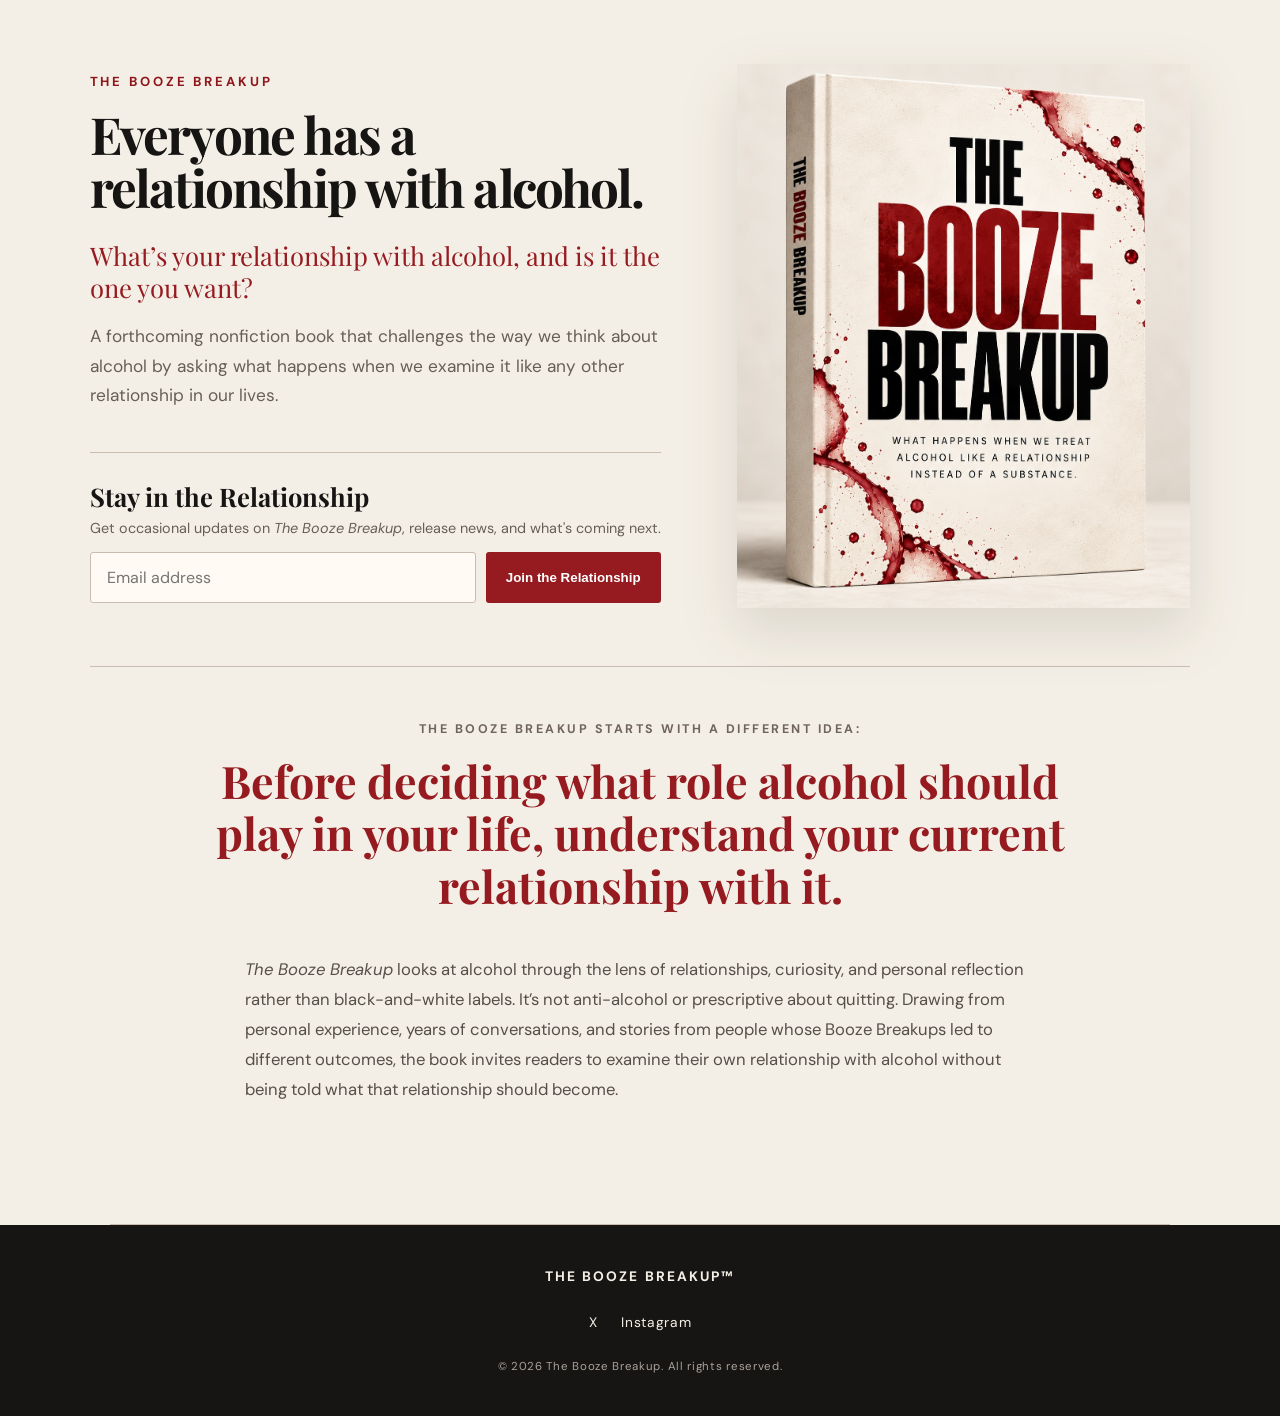
<file: index.html>
<!doctype html>
<html lang="en">
<head>
  <meta charset="utf-8">
  <meta name="viewport" content="width=device-width,initial-scale=1">
  <meta name="description" content="The Booze Breakup - What Happens When We Treat Alcohol Like a Relationship Instead of a Substance">
  <title>The Booze Breakup</title>
  <link rel="preconnect" href="https://fonts.googleapis.com">
  <link rel="preconnect" href="https://fonts.gstatic.com" crossorigin>
  <link href="https://fonts.googleapis.com/css2?family=DM+Sans:wght@400;500;600;700&family=Playfair+Display:ital,wght@0,600;1,600&display=swap" rel="stylesheet">
  <link rel="icon" type="image/png" href="favicon.png">
  <link rel="stylesheet" href="styles.css?v=20260925-1950">
</head>
<body>
  <main>
    <section class="hero">
      <div class="copy">
        <div class="eyebrow">THE BOOZE BREAKUP</div>
        <h1>Everyone has a relationship with alcohol.</h1>
        <p class="hero-question">What’s your relationship with alcohol, and is it the one you want?</p>
        <p class="dek">A forthcoming nonfiction book that challenges the way we think about alcohol by asking what happens when we examine it like any other relationship in our lives.</p>

        <div class="signup signup-desktop">
          <h2>Stay in the Relationship</h2>
          <p>Get occasional updates on <em>The Booze Breakup</em>, release news, and what's coming next.</p>
          <form class="signup-form" action="https://assets.mailerlite.com/jsonp/2660817/forms/199604704153437531/subscribe" method="post">
            <input type="email" name="fields[email]" placeholder="Email address" aria-label="Email address" required>
            <input type="hidden" name="ml-submit" value="1">
            <input type="hidden" name="anticsrf" value="true">
            <button type="submit">Join the Relationship</button>
          </form>
        </div>
      </div>

      <div class="bookwrap">
        <img src="book.jpg" alt="The Booze Breakup book concept">
      </div>
    </section>

    <section class="about">
      <div class="about-kicker">THE BOOZE BREAKUP STARTS WITH A DIFFERENT IDEA:</div>
      <h2>Before deciding what role alcohol should play in your life, understand your current relationship with it.</h2>
      <div class="bodycopy">
        <p><em>The Booze Breakup</em> looks at alcohol through the lens of relationships, curiosity, and personal reflection rather than black-and-white labels. It’s not anti-alcohol or prescriptive about quitting. Drawing from personal experience, years of conversations, and stories from people whose Booze Breakups led to different outcomes, the book invites readers to examine their own relationship with alcohol without being told what that relationship should become.</p>
      </div>
    </section>
  </main>

  <section class="mobile-signup-section" aria-label="Email updates">
    <div class="signup">
      <h2>Stay in the Relationship</h2>
      <p>Get occasional updates on <em>The Booze Breakup</em>, release news, and what's coming next.</p>
      <form class="signup-form" action="https://assets.mailerlite.com/jsonp/2660817/forms/199604704153437531/subscribe" method="post">
        <input type="email" name="fields[email]" placeholder="Email address" aria-label="Email address" required>
        <input type="hidden" name="ml-submit" value="1">
        <input type="hidden" name="anticsrf" value="true">
        <button type="submit">Join the Relationship</button>
      </form>
    </div>
  </section>


  <footer>
    <div>THE BOOZE BREAKUP™</div>
    <nav><a href="https://x.com/theboozebreakup">X</a><a href="https://www.instagram.com/theboozebreakup">Instagram</a></nav>
    <small>© 2026 The Booze Breakup. All rights reserved.</small>
  </footer>

  <script>
    document.querySelectorAll('.signup-form').forEach(function (signupForm) {
      signupForm.addEventListener('submit', async function (event) {
        event.preventDefault();
        const button = signupForm.querySelector('button[type="submit"]');
        button.disabled = true;
        button.textContent = 'Joining...';
        try {
          await fetch(signupForm.action, {
            method: 'POST',
            body: new FormData(signupForm),
            mode: 'no-cors'
          });
          window.location.href = '/success.html';
        } catch (error) {
          button.disabled = false;
          button.textContent = 'Join the Relationship';
          alert('Something went wrong. Please try again.');
        }
      });
    });
  </script>
</body>
</html>
</file>
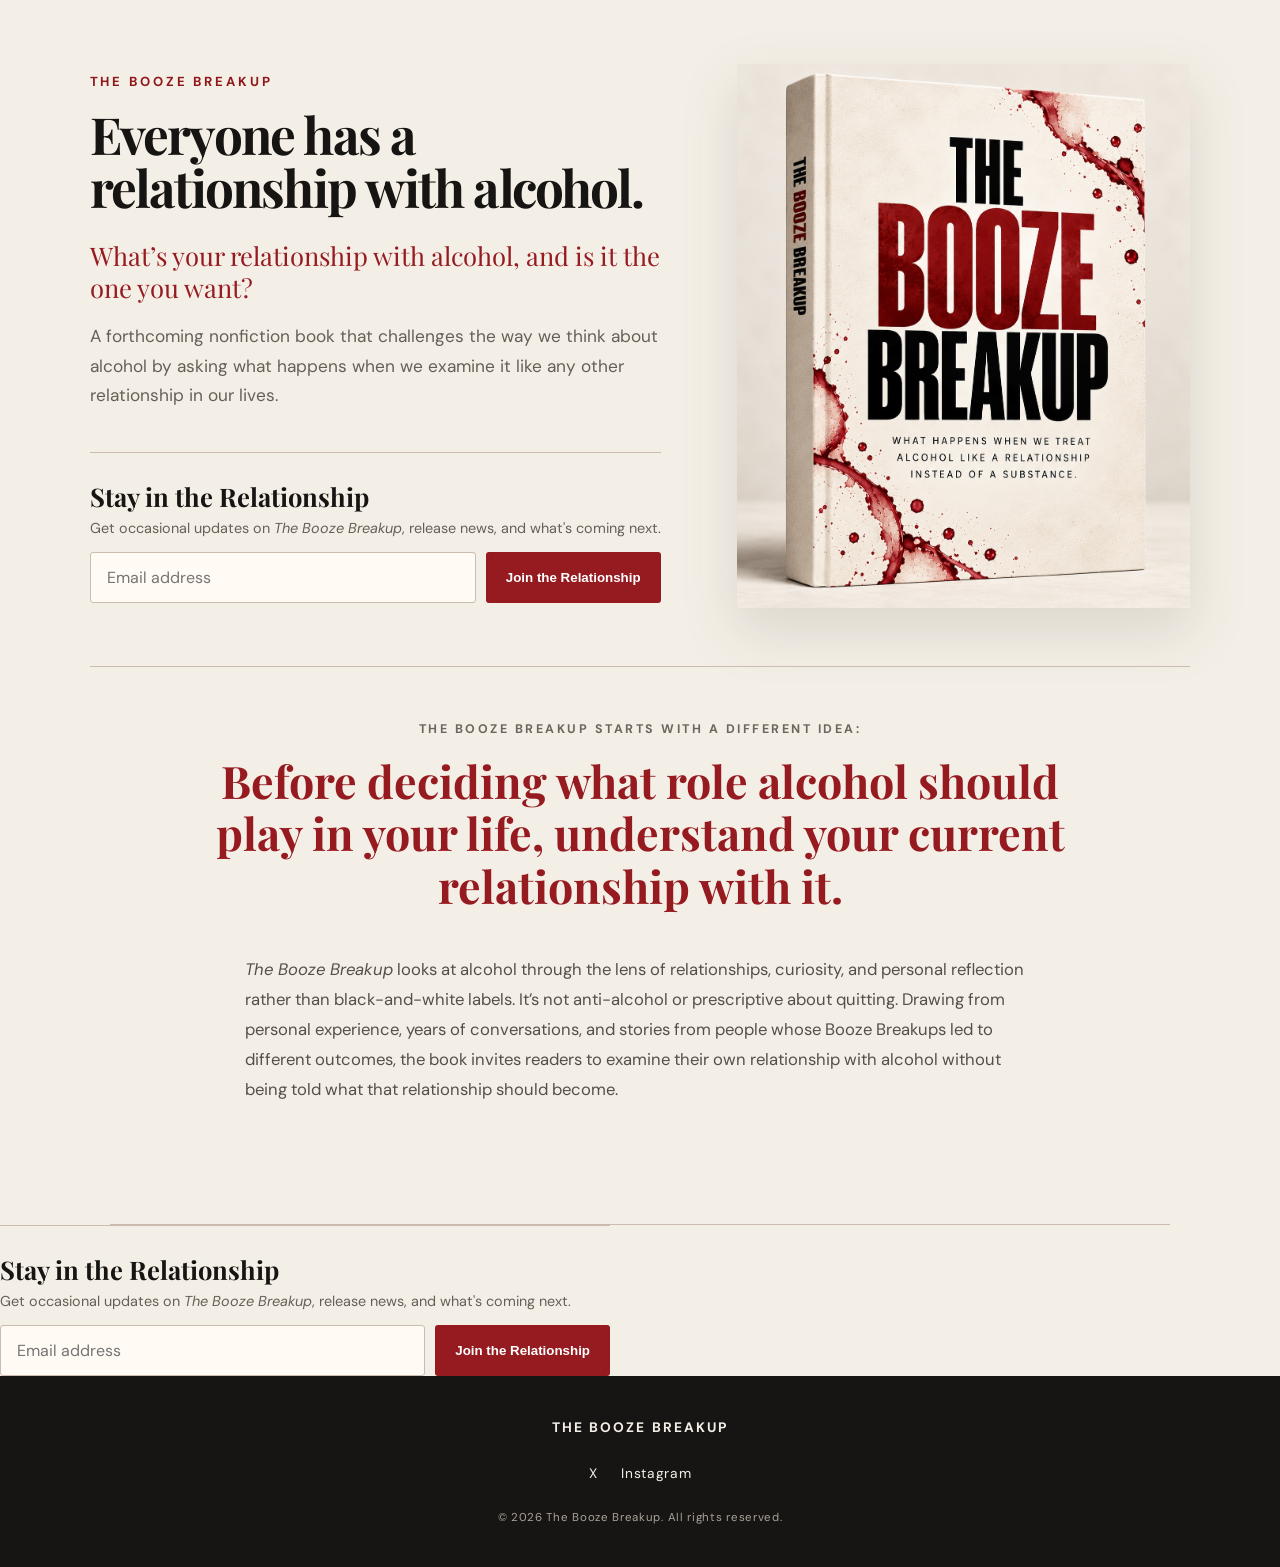
<file: index-mobile-signup-fix.html>
<!doctype html>
<html lang="en">
<head>
  <meta charset="utf-8">
  <meta name="viewport" content="width=device-width,initial-scale=1">
  <meta name="description" content="The Booze Breakup - What Happens When We Treat Alcohol Like a Relationship Instead of a Substance">
  <title>The Booze Breakup</title>
  <link rel="preconnect" href="https://fonts.googleapis.com">
  <link rel="preconnect" href="https://fonts.gstatic.com" crossorigin>
  <link href="https://fonts.googleapis.com/css2?family=DM+Sans:wght@400;500;600;700&family=Playfair+Display:ital,wght@0,600;1,600&display=swap" rel="stylesheet">
  <link rel="icon" type="image/png" href="favicon.png">
  <link rel="stylesheet" href="styles.css">
</head>
<body>
  <main>
    <section class="hero">
      <div class="copy">
        <div class="eyebrow">THE BOOZE BREAKUP</div>
        <h1>Everyone has a relationship with alcohol.</h1>
        <p class="hero-question">What’s your relationship with alcohol, and is it the one you want?</p>
        <p class="dek">A forthcoming nonfiction book that challenges the way we think about alcohol by asking what happens when we examine it like any other relationship in our lives.</p>

        <div class="signup signup-desktop">
          <h2>Stay in the Relationship</h2>
          <p>Get occasional updates on <em>The Booze Breakup</em>, release news, and what's coming next.</p>
          <form class="signup-form" action="https://assets.mailerlite.com/jsonp/2660817/forms/199604704153437531/subscribe" method="post">
            <input type="email" name="fields[email]" placeholder="Email address" aria-label="Email address" required>
            <input type="hidden" name="ml-submit" value="1">
            <input type="hidden" name="anticsrf" value="true">
            <button type="submit">Join the Relationship</button>
          </form>
        </div>
      </div>

      <div class="bookwrap">
        <img src="book.jpg" alt="The Booze Breakup book concept">
      </div>
    </section>

    <section class="about">
      <div class="about-kicker">THE BOOZE BREAKUP STARTS WITH A DIFFERENT IDEA:</div>
      <h2>Before deciding what role alcohol should play in your life, understand your current relationship with it.</h2>
      <div class="bodycopy">
        <p><em>The Booze Breakup</em> looks at alcohol through the lens of relationships, curiosity, and personal reflection rather than black-and-white labels. It’s not anti-alcohol or prescriptive about quitting. Drawing from personal experience, years of conversations, and stories from people whose Booze Breakups led to different outcomes, the book invites readers to examine their own relationship with alcohol without being told what that relationship should become.</p>
      </div>
    </section>

    <section class="mobile-signup-wrap">
      <div class="signup signup-mobile">
        <h2>Stay in the Relationship</h2>
        <p>Get occasional updates on <em>The Booze Breakup</em>, release news, and what's coming next.</p>
        <form class="signup-form" action="https://assets.mailerlite.com/jsonp/2660817/forms/199604704153437531/subscribe" method="post">
          <input type="email" name="fields[email]" placeholder="Email address" aria-label="Email address" required>
          <input type="hidden" name="ml-submit" value="1">
          <input type="hidden" name="anticsrf" value="true">
          <button type="submit">Join the Relationship</button>
        </form>
      </div>
    </section>
  </main>

  <footer>
    <div>THE BOOZE BREAKUP</div>
    <nav><a href="https://x.com/theboozebreakup">X</a><a href="https://www.instagram.com/theboozebreakup">Instagram</a></nav>
    <small>© 2026 The Booze Breakup. All rights reserved.</small>
  </footer>

  <script>
    document.querySelectorAll('.signup-form').forEach(function (signupForm) {
      signupForm.addEventListener('submit', async function (event) {
        event.preventDefault();

        const button = signupForm.querySelector('button[type="submit"]');
        button.disabled = true;
        button.textContent = 'Joining...';

        try {
          await fetch(signupForm.action, {
            method: 'POST',
            body: new FormData(signupForm),
            mode: 'no-cors'
          });

          window.location.href = '/success.html';
        } catch (error) {
          button.disabled = false;
          button.textContent = 'Join the Relationship';
          alert('Something went wrong. Please try again.');
        }
      });
    });
  </script>
</body>
</html>
</file>
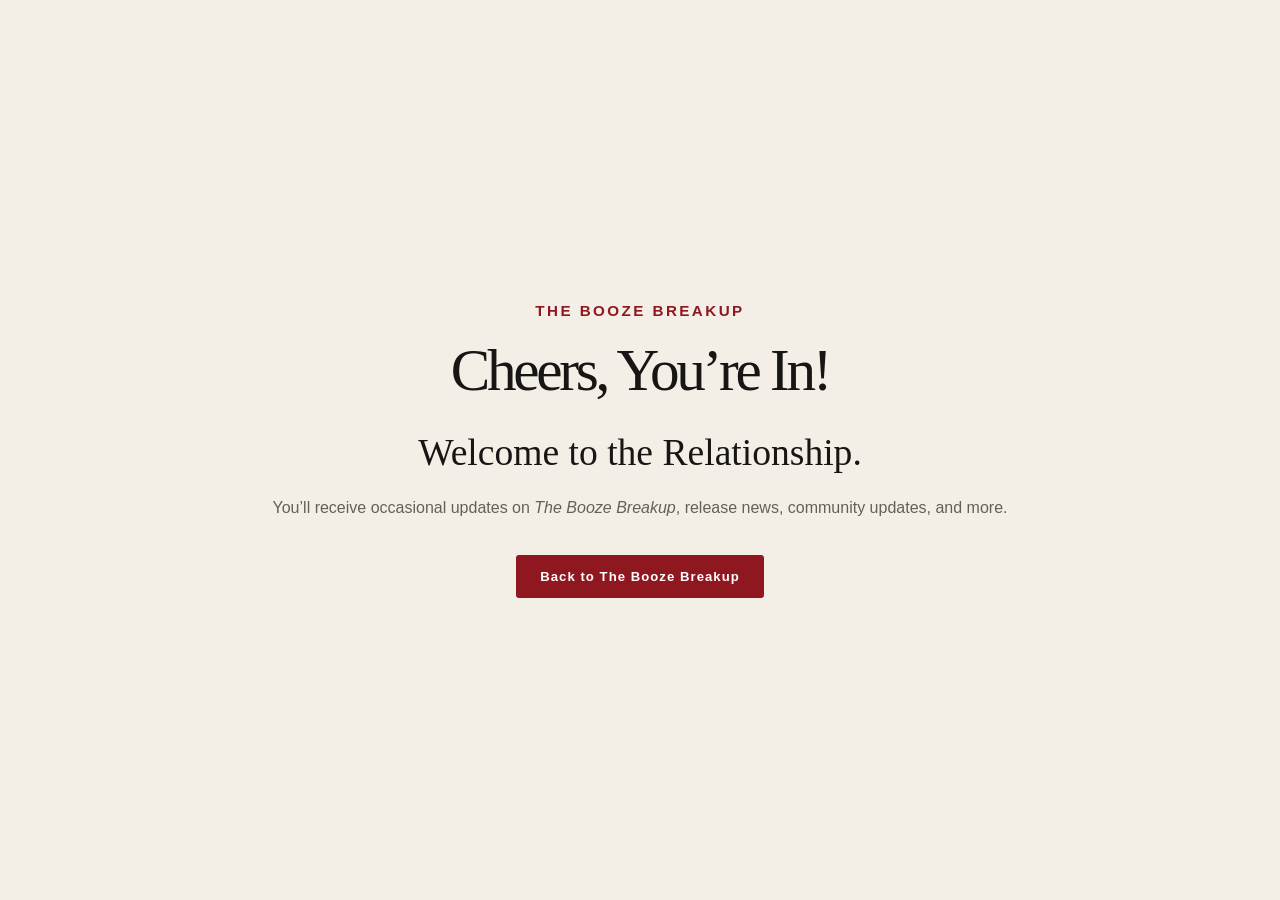
<file: success-2.html>
<!DOCTYPE html>
<html lang="en">
<head>
  <meta charset="UTF-8">
  <meta name="viewport" content="width=device-width, initial-scale=1.0">
  <title>You're In | The Booze Breakup</title>
  <style>
    :root {
      --cream: #f4efe6;
      --ink: #171615;
      --wine: #8f1820;
      --muted: #665f57;
    }
    * { box-sizing: border-box; }
    html, body { margin: 0; min-height: 100%; }
    body {
      min-height: 100vh;
      display: grid;
      place-items: center;
      background: var(--cream);
      color: var(--ink);
      font-family: Arial, Helvetica, sans-serif;
      padding: 32px 22px;
    }
    .success {
      width: min(760px, 100%);
      text-align: center;
    }
    .eyebrow {
      color: var(--wine);
      font-size: 0.95rem;
      font-weight: 800;
      letter-spacing: 0.16em;
      text-transform: uppercase;
      margin-bottom: 22px;
    }
    h1 {
      margin: 0;
      font-family: Georgia, 'Times New Roman', serif;
      font-weight: 500;
      font-size: clamp(2.15rem, 5vw, 3.7rem);
      line-height: 1;
      letter-spacing: -0.055em;
      margin-bottom: 30px;
    }
    .rule {
      width: 74px;
      height: 4px;
      background: var(--wine);
      margin: 30px auto;
    }
    h2 {
      margin: 0 auto 20px;
      font-family: Georgia, 'Times New Roman', serif;
      font-size: clamp(1.6rem, 4vw, 2.35rem);
      font-weight: 500;
    }
    p {
      max-width: 760px;
      margin: 0 auto;
      color: var(--muted);
      font-size: 1rem;
      line-height: 1.7;
      white-space: nowrap;
    }
    a {
      display: inline-block;
      margin-top: 34px;
      padding: 14px 24px;
      background: var(--wine);
      color: #fff;
      text-decoration: none;
      font-size: 0.82rem;
      font-weight: 800;
      letter-spacing: 0.08em;
      text-transform: none;
      border-radius: 3px;
    }
    a:hover { opacity: 0.9; }
    @media (max-width: 760px) {
      p { white-space: normal; }
    }
  </style>
</head>
<body>
  <main class="success">
    <div class="eyebrow">THE BOOZE BREAKUP</div>
    <h1>Cheers, You’re In!</h1>
    <h2>Welcome to the Relationship.</h2>
    <p>You’ll receive occasional updates on <em>The Booze Breakup</em>, release news, community updates, and more.</p>
    <a href="https://www.theboozebreakup.com/">Back to The Booze Breakup</a>
  </main>
</body>
</html>
</file>
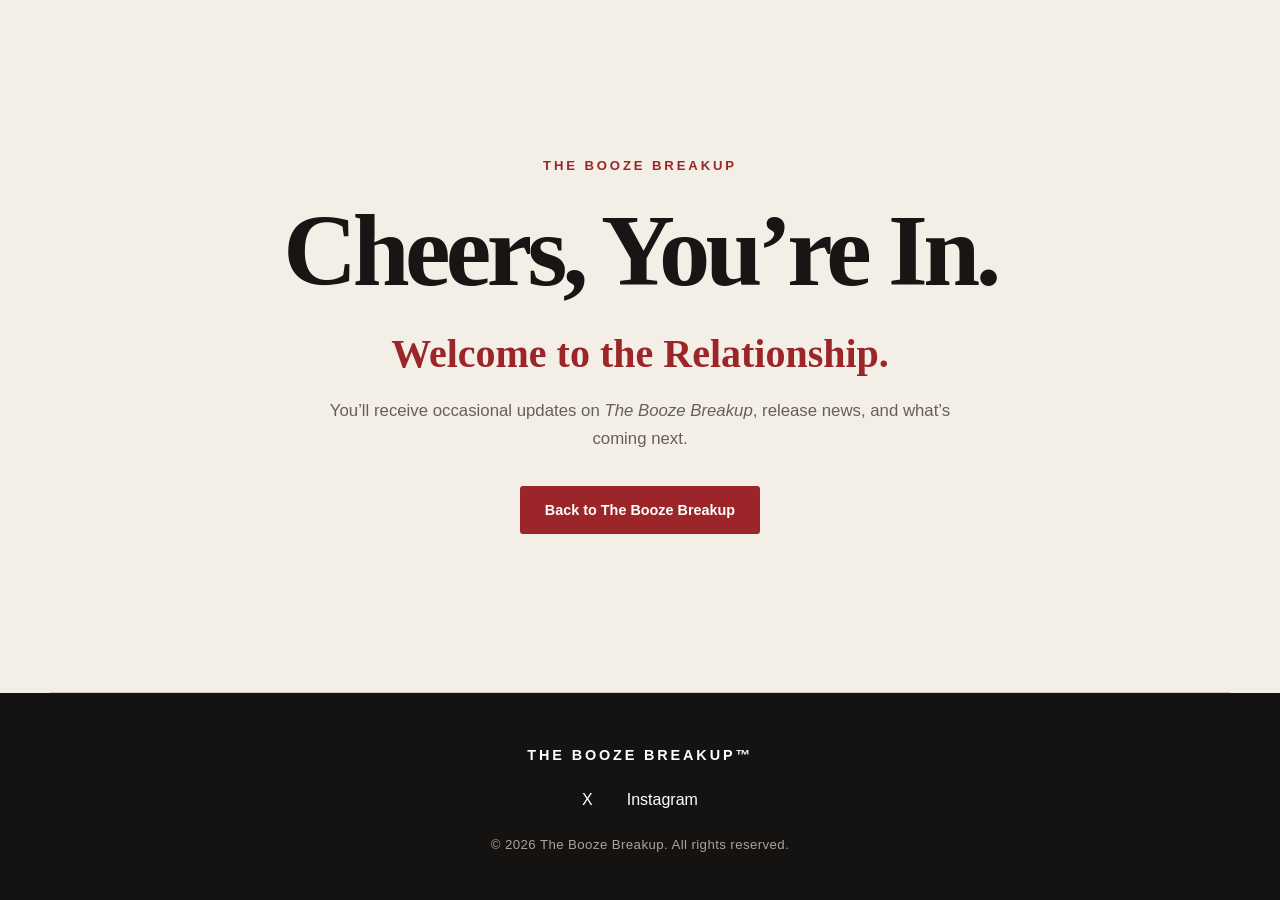
<file: success.html>
<!DOCTYPE html>
<html lang="en">
<head>
  <meta charset="UTF-8">
  <meta name="viewport" content="width=device-width, initial-scale=1.0">
  <title>Cheers, You’re In | The Booze Breakup</title>
  <link rel="icon" type="image/png" href="favicon.png">
  <style>
    :root{--cream:#f4efe6;--ink:#171615;--wine:#9b2528;--muted:#665f57;--line:#cfc2b2}
    *{box-sizing:border-box}html,body{margin:0;min-height:100%}
    body{min-height:100vh;background:var(--cream);color:var(--ink);font-family:Arial,Helvetica,sans-serif;display:flex;flex-direction:column}
    main{flex:1;display:flex;align-items:center;justify-content:center;padding:72px 24px}
    .success{width:min(820px,100%);text-align:center}
    .eyebrow{color:var(--wine);font-size:.82rem;font-weight:800;letter-spacing:.22em;text-transform:uppercase;margin-bottom:28px}
    h1{margin:0;font-family:Georgia,'Times New Roman',serif;font-size:clamp(3.5rem,8vw,6.7rem);line-height:.98;letter-spacing:-.045em}
    h2{margin:30px auto 20px;color:var(--wine);font-family:Georgia,'Times New Roman',serif;font-size:clamp(1.75rem,3.6vw,2.5rem);font-weight:600;line-height:1.15}
    p{max-width:650px;margin:0 auto;color:var(--muted);font-size:1.05rem;line-height:1.65}
    .button{display:inline-block;margin-top:34px;padding:16px 25px;background:var(--wine);color:#fff;text-decoration:none;font-size:.9rem;font-weight:700;border-radius:3px}
    .separator{width:min(1180px,calc(100% - 48px));height:1px;background:var(--line);margin:0 auto}
    footer{background:#141312;color:#fff;text-align:center;padding:54px 24px 48px}
    .brand{font-size:.9rem;font-weight:800;letter-spacing:.2em;text-transform:uppercase;margin-bottom:28px}
    nav{display:flex;justify-content:center;gap:34px;margin-bottom:28px}
    nav a{color:#fff;text-decoration:none;font-size:1rem}
    .copyright{color:#aaa39b;font-size:.83rem;letter-spacing:.03em}
    @media(max-width:600px){
      body{min-height:100svh}
      main{align-items:flex-start;padding:38px 26px 42px}
      .success{text-align:left}
      .eyebrow{font-size:.78rem;margin-bottom:58px}
      h1{font-size:clamp(3.25rem,15vw,4.7rem);line-height:.96}
      h2{font-size:1.85rem;margin-top:24px;margin-bottom:14px}
      p{font-size:1rem;line-height:1.65}
      .button{width:100%;text-align:center;margin-top:24px;padding:16px 20px}
      .separator{width:calc(100% - 52px)}
      footer{padding:20px 26px 18px}
      .brand{font-size:.82rem;margin-bottom:12px}
      nav{margin-bottom:12px}
      .copyright{font-size:.78rem;line-height:1.6}
    }
  </style>
</head>
<body>
  <main>
    <section class="success">
      <div class="eyebrow">THE BOOZE BREAKUP</div>
      <h1>Cheers, You’re In.</h1>
      <h2>Welcome to the Relationship.</h2>
      <p>You’ll receive occasional updates on <em>The Booze Breakup</em>, release news, and what’s coming next.</p>
      <a class="button" href="index.html">Back to The Booze Breakup</a>
    </section>
  </main>
  <div class="separator"></div>
  <footer>
    <div class="brand">THE BOOZE BREAKUP™</div>
    <nav>
      <a href="https://x.com/theboozebreakup">X</a>
      <a href="https://www.instagram.com/theboozebreakup">Instagram</a>
    </nav>
    <div class="copyright">© 2026 The Booze Breakup. All rights reserved.</div>
  </footer>
</body>
</html>
</file>
<file: styles.css>
*{box-sizing:border-box}html,body{margin:0}body{background:#f4efe6;color:#171513;font-family:'DM Sans',sans-serif}.hero{min-height:100vh;max-width:1440px;margin:auto;padding:64px 7vw 72px;display:grid;grid-template-columns:.9fr 1.1fr;align-items:center;gap:6vw}.copy{max-width:610px}.eyebrow{font-size:.82rem;font-weight:700;letter-spacing:.22em;color:#8f171b;margin-bottom:18px}.hero h1{font-family:'Playfair Display',serif;font-size:clamp(2.5rem,4vw,4.15rem);line-height:1.04;letter-spacing:-.035em;margin:0 0 24px}.dek{color:#665f58;max-width:590px;font-size:1.08rem;line-height:1.7;margin:0 0 42px}.bookwrap{text-align:center}.bookwrap img{width:min(100%,650px);max-height:82vh;object-fit:contain;filter:drop-shadow(0 22px 28px rgba(45,31,20,.12))}.signup{border-top:1px solid #cbbcaf;padding-top:26px;max-width:610px}.signup h2{font-family:'Playfair Display',serif;font-size:1.6rem;margin:0 0 6px}.signup p{color:#665f58;margin:0 0 15px;font-size:.9rem;white-space:nowrap}.signup form{display:flex;gap:10px}.signup input{flex:1;min-width:0;padding:14px 16px;border:1px solid #cbbcaf;background:#fffaf3;border-radius:3px;font:inherit}.signup input:focus{outline:2px solid rgba(150,27,32,.22);border-color:#961b20}.signup button{padding:14px 20px;border:0;border-radius:3px;background:#961b20;color:white;font-weight:700;cursor:pointer;white-space:nowrap}.about{padding:105px 7vw 120px;max-width:1040px;margin:auto;text-align:center}
.about-intro {
  font-size: 1.05rem;
  margin: 0 0 18px;
  color: #4b423d;
}
.about h2{font-family:'Playfair Display',serif;color:#961b20;font-size:clamp(2rem,4vw,3.35rem);line-height:1.18;margin:0 auto 42px;max-width:1040px}.bodycopy{max-width:790px;margin:0 auto;text-align:left;color:#554f49;line-height:1.8;font-size:1.04rem}.bodycopy p{margin:0 0 22px}.bodycopy p:last-child{margin-bottom:0}footer{background:#171513;color:#f4efe6;padding:42px 7vw;display:flex;align-items:center;gap:28px;flex-wrap:wrap;font-size:.86rem;letter-spacing:.05em}footer>div{font-weight:700;letter-spacing:.15em;margin-right:auto}footer nav{display:flex;gap:24px}footer a{color:#f4efe6;text-decoration:none}footer small{width:100%;color:#aaa29a}@media(max-width:900px){.signup p{white-space:normal}}@media(max-width:800px){.hero{grid-template-columns:1fr;padding:44px 24px 60px;gap:30px}.bookwrap{grid-row:1}.copy{grid-row:2;max-width:none}.bookwrap img{max-height:54vh}.hero h1{font-size:clamp(2.45rem,11vw,4rem)}.signup form{flex-direction:column}.signup p{white-space:normal}.about{padding:72px 24px 82px}.bodycopy{max-width:790px}footer{padding:38px 24px}}

@media(max-width:800px){.desktop-break{display:none}}

@media(min-width:801px){.about{max-width:1240px}.about h2{max-width:1240px;font-size:clamp(2rem,3.5vw,3.2rem)}.question-line{display:block;white-space:nowrap}}
@media(max-width:800px){.question-line{display:inline}.question-line+ .question-line:before{content:" "}}

/* V9: refined three-tier hero */
.hero-question{
  font-family:'Playfair Display',serif;
  color:#961b20;
  font-size:clamp(1.35rem,2vw,1.85rem);
  line-height:1.28;
  margin:0 0 18px;
  max-width:590px;
}
.about h2{max-width:900px}
@media(max-width:800px){
  .hero-question{font-size:clamp(1.3rem,6vw,1.7rem)}
}

/* V13: section-two eyebrow */
.about-kicker{font-size:.78rem;font-weight:700;letter-spacing:.2em;color:#6f655e;margin:0 0 18px;text-transform:uppercase}
@media(max-width:800px){.about-kicker{font-size:.72rem;line-height:1.5;margin-bottom:14px}}




/* Reduce the desktop gap between the hero and second section */
@media(min-width:801px){
  .hero{
    min-height:auto;
    padding-bottom:54px;
  }

  .about{
    padding-top:54px;
  }
}

/* Mobile refinement: preserves desktop layout */
@media(max-width:800px){
  .hero h1{
    font-size:clamp(2.15rem,9.5vw,3.35rem);
    line-height:1.02;
  }

  .hero-question{
    font-size:clamp(1.18rem,5.25vw,1.48rem);
    line-height:1.3;
  }

  .about h2{
    font-size:clamp(1.75rem,8.4vw,2.65rem);
    line-height:1.16;
    margin-bottom:32px;
  }

  .bodycopy{
    font-size:.96rem;
    line-height:1.65;
  }

  footer{
    gap:20px;
  }

  footer>div{
    width:100%;
    margin-right:0;
  }

  footer nav{
    gap:22px;
  }
}


/* FINAL: responsive signup placement and centered footer */
.mobile-signup-section {
  display: none !important;
}

footer {
  flex-direction: column;
  justify-content: center;
  align-items: center;
  text-align: center;
}

footer > div {
  width: 100%;
  margin-right: 0;
  text-align: center;
}

footer nav {
  justify-content: center;
}

footer small {
  text-align: center;
}

@media (max-width: 800px) {
  .signup-desktop {
    display: none !important;
  }

  .mobile-signup-section {
    display: block !important;
    padding: 46px 24px 56px;
    background: #f4efe6;
  }

  .mobile-signup-section .signup {
    max-width: none;
    margin: 0;
  }

  .mobile-signup-section .signup form {
    flex-direction: column;
  }
}

@media (min-width: 801px) {
  .signup-desktop {
    display: block !important;
  }

  .mobile-signup-section {
    display: none !important;
  }
}


/* Mobile section separators and spacing */
@media (max-width: 800px) {
  .hero {
    padding-bottom: 46px;
    border-bottom: 1px solid #cbbcaf;
  }

  .about {
    padding-top: 50px;
    padding-bottom: 54px;
    border-bottom: 1px solid #cbbcaf;
  }

  .mobile-signup-section {
    padding-top: 44px;
    padding-bottom: 52px;
  }

  /* The section border above now provides the separator */
  .mobile-signup-section .signup {
    border-top: 0;
    padding-top: 0;
  }
}

/* 2026-09-25: restore desktop section separators and tighten mobile transitions */
@media (min-width: 801px) {
  .hero {
    position: relative;
  }

  .hero::after {
    content: "";
    position: absolute;
    left: 7vw;
    right: 7vw;
    bottom: 0;
    height: 1px;
    background: #cbbcaf;
  }

  .about {
    position: relative;
  }

  .about::after {
    content: "";
    position: absolute;
    left: 7vw;
    right: 7vw;
    bottom: 0;
    height: 1px;
    background: #cbbcaf;
  }
}

@media (max-width: 800px) {
  .hero {
    padding-bottom: 32px;
  }

  .about {
    padding-top: 34px;
    padding-bottom: 42px;
  }

  .mobile-signup-section {
    padding-top: 34px;
    padding-bottom: 52px;
  }
}
</file>
